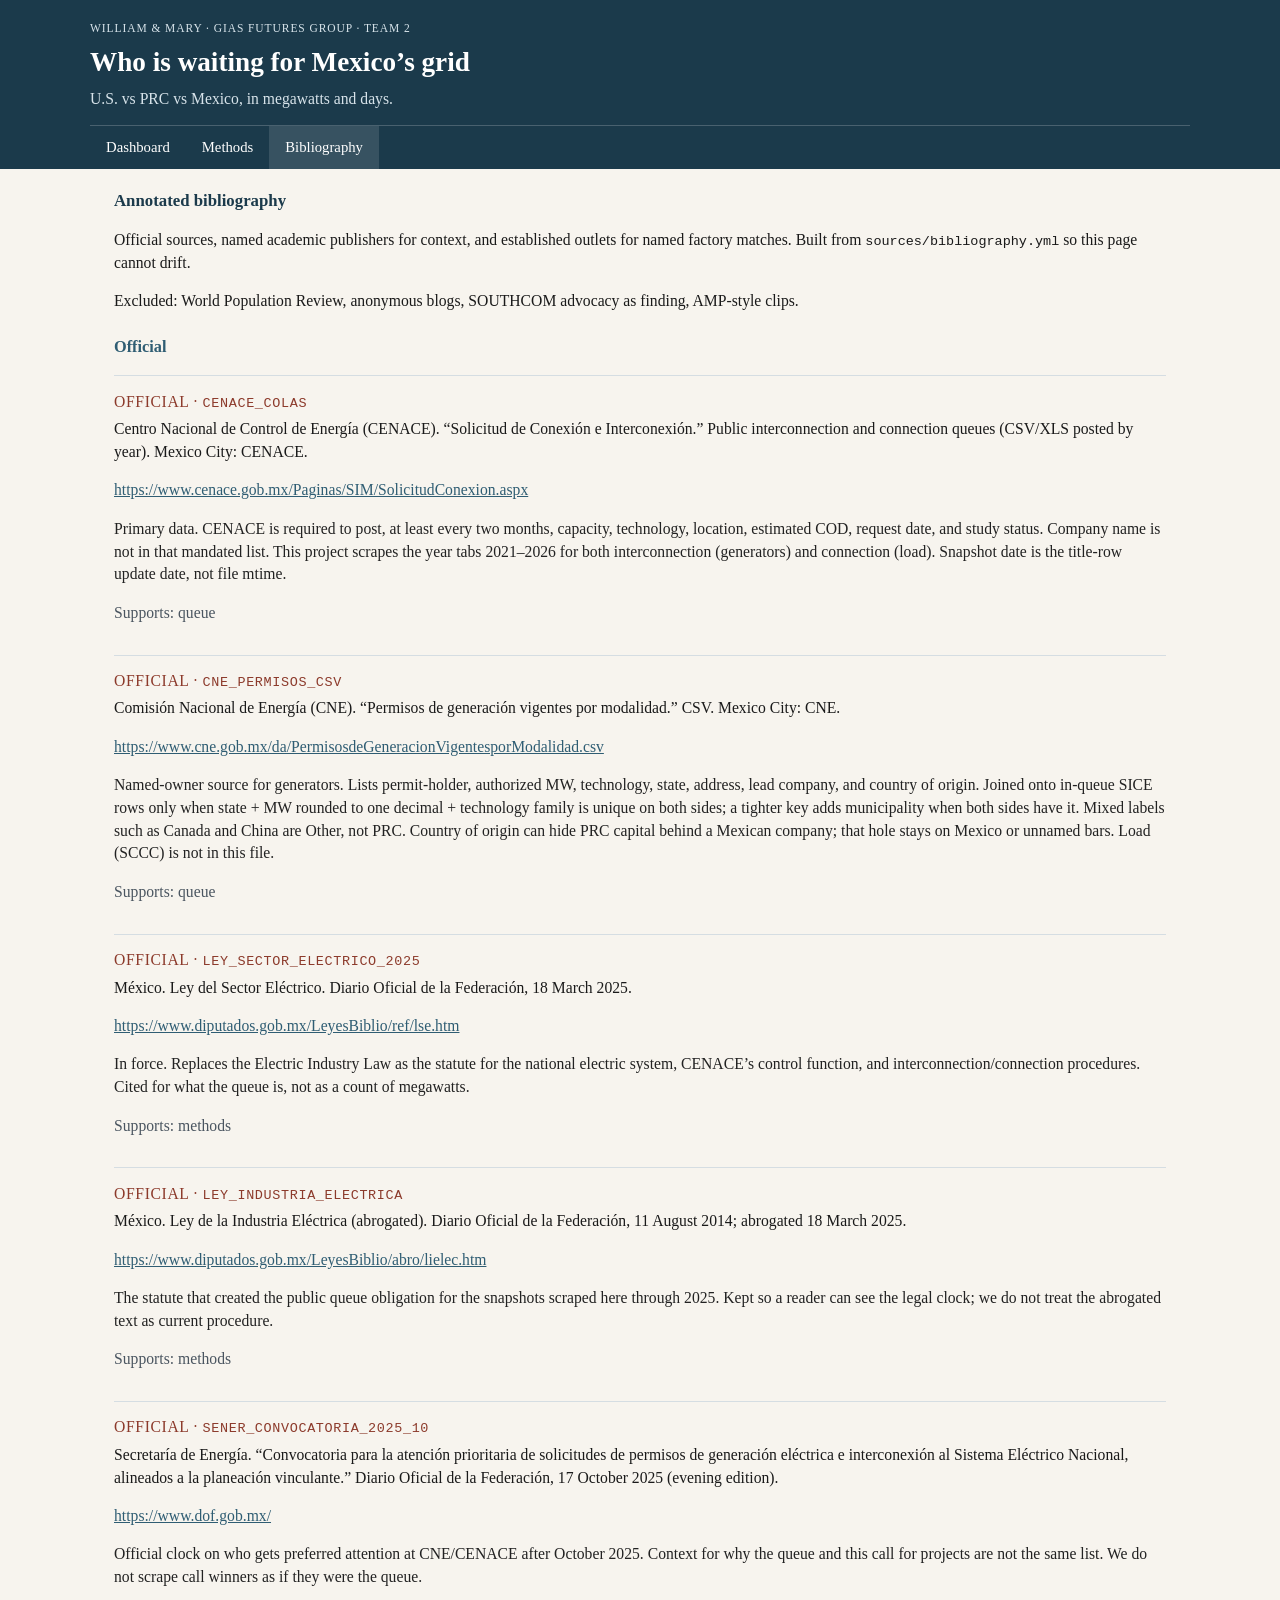
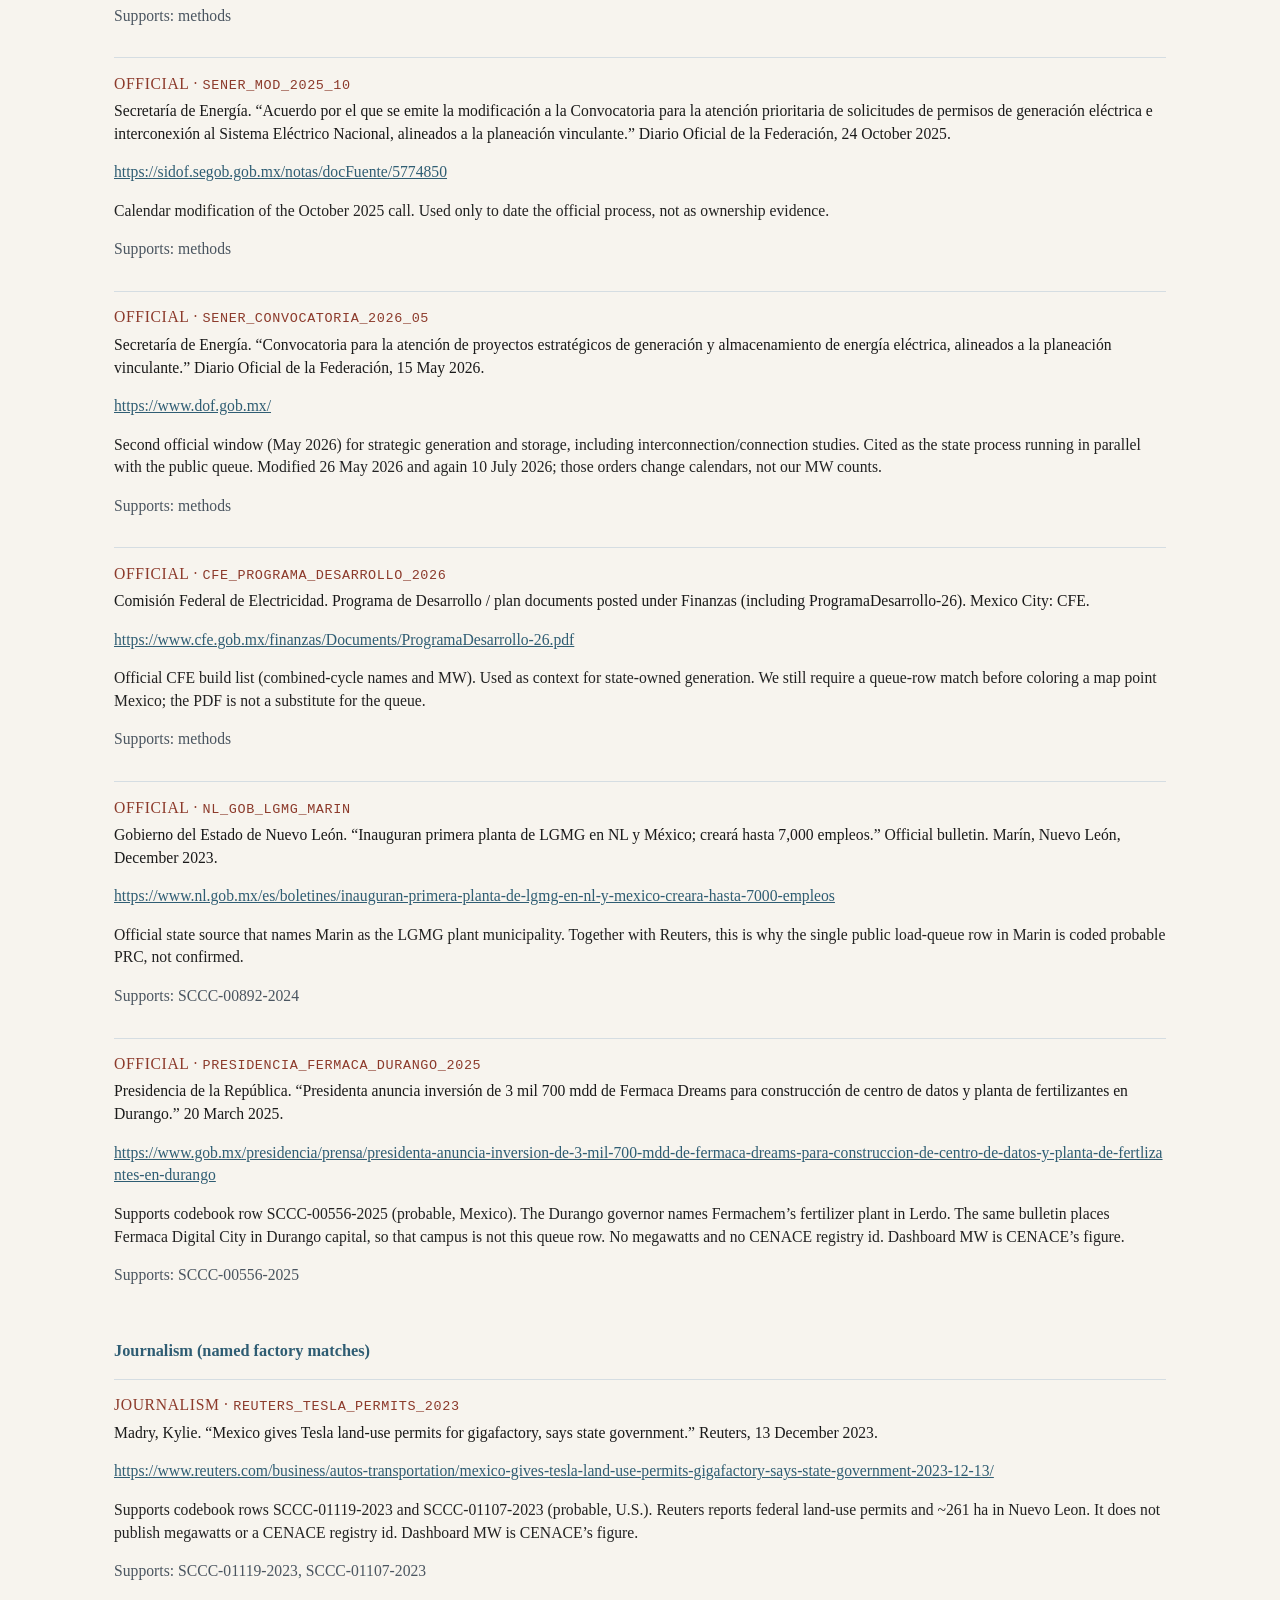
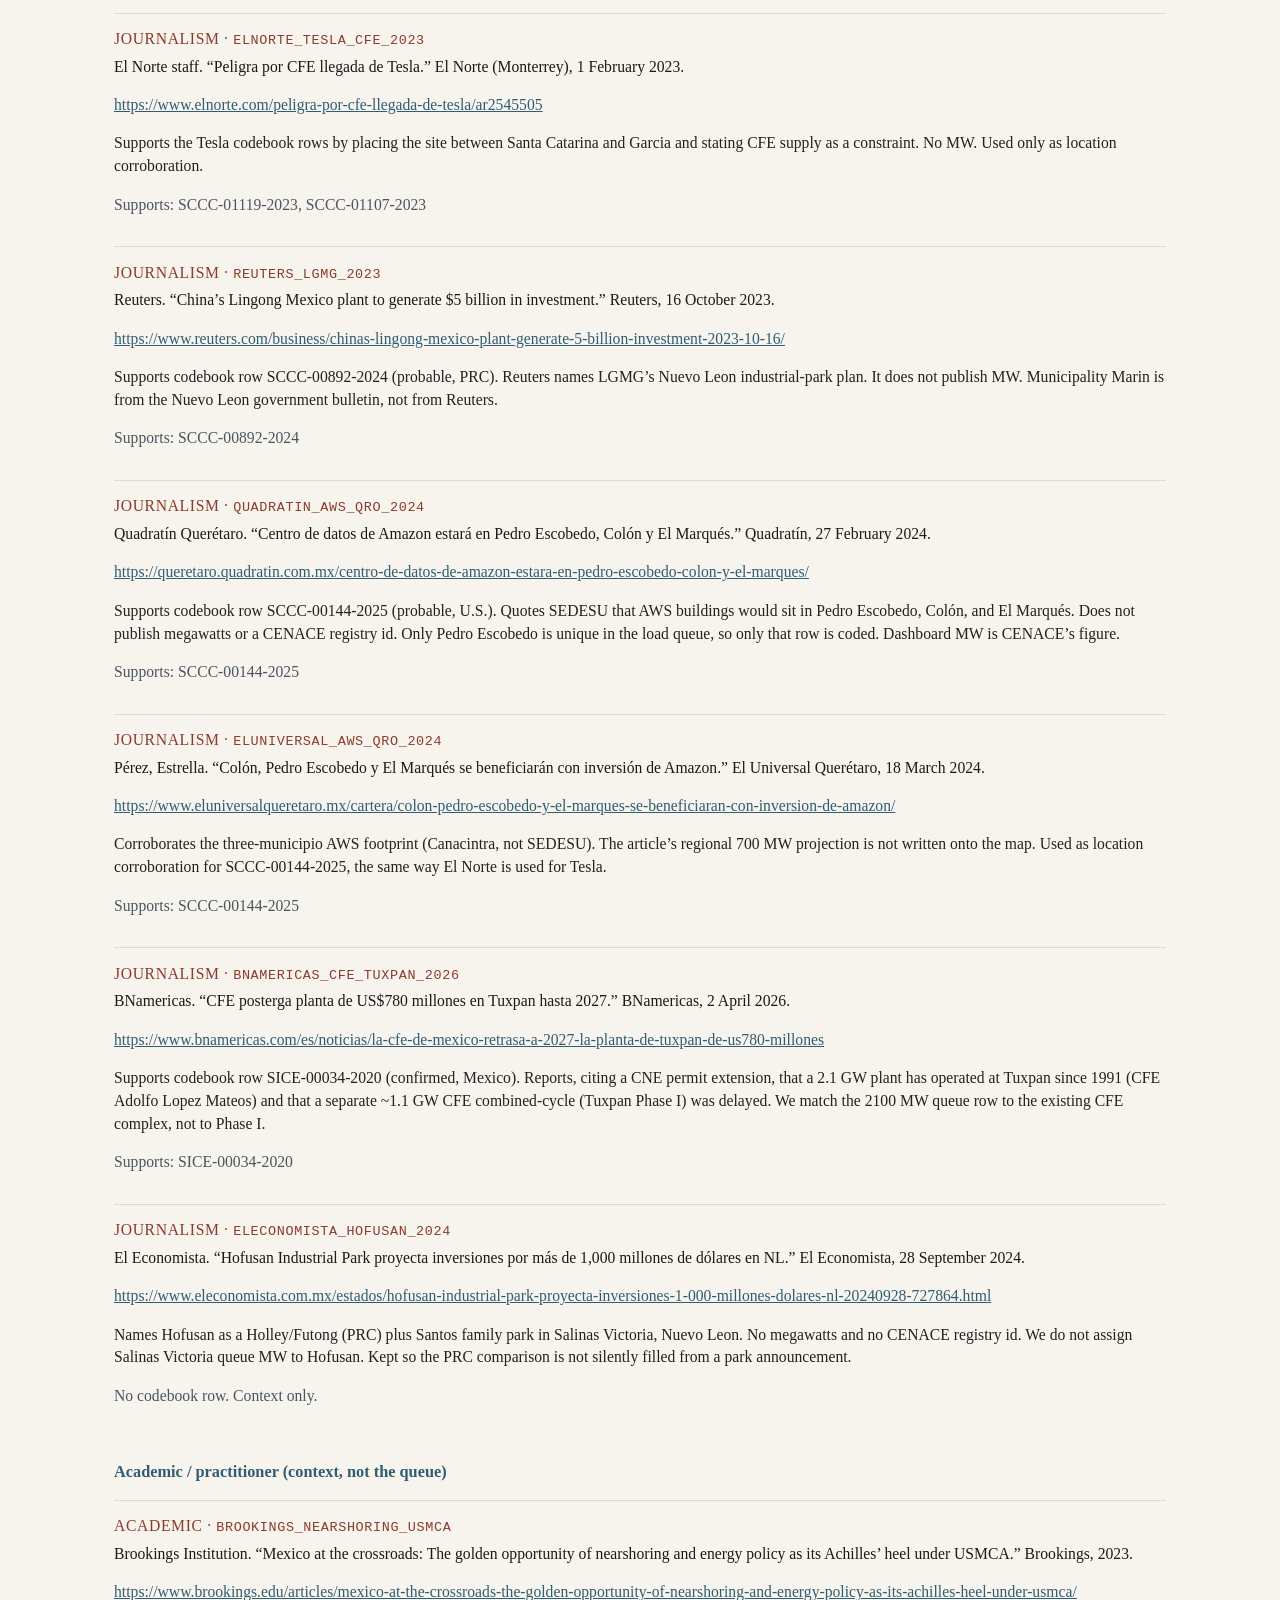
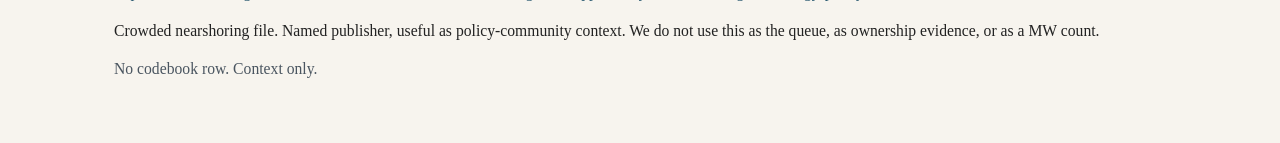
<file: docs/bibliography.html>
<!DOCTYPE html>
<html lang="en">
<head>
  <meta charset="utf-8">
  <meta name="viewport" content="width=device-width, initial-scale=1">
  <title>Bibliography · Who is waiting for Mexico’s grid</title>
  <link rel="stylesheet" href="css/site.css">
</head>
<body>

<header class="site-header">
  <div class="inner">
    <p class="kicker">William &amp; Mary · GIAS Futures Group · Team 2</p>
    <h1>Who is waiting for Mexico’s grid</h1>
    <p class="sub">U.S. vs PRC vs Mexico, in megawatts and days.</p>
    <nav>
      <a href="index.html">Dashboard</a>
      <a href="methods.html">Methods</a>
      <a href="bibliography.html" aria-current="page">Bibliography</a>
    </nav>
  </div>
</header>

<main class="page">
<h2>Annotated bibliography</h2>
<p>Official sources, named academic publishers for context, and established outlets for named factory matches. Built from <code>sources/bibliography.yml</code> so this page cannot drift.</p>
<p>Excluded: World Population Review, anonymous blogs, SOUTHCOM advocacy as finding, AMP-style clips.</p>
<h3>Official</h3>

<article class="bib-entry" id="cenace_colas">
  <p class="bib-type">official · <code>cenace_colas</code></p>
  <p class="bib-chicago">Centro Nacional de Control de Energía (CENACE). “Solicitud de Conexión e Interconexión.” Public interconnection and connection queues (CSV/XLS posted by year). Mexico City: CENACE.</p>
  <p class="bib-url"><a href="https://www.cenace.gob.mx/Paginas/SIM/SolicitudConexion.aspx" rel="noopener">https://www.cenace.gob.mx/Paginas/SIM/SolicitudConexion.aspx</a></p>
  <p class="bib-ann">Primary data. CENACE is required to post, at least every two months, capacity, technology, location, estimated COD, request date, and study status. Company name is not in that mandated list. This project scrapes the year tabs 2021–2026 for both interconnection (generators) and connection (load). Snapshot date is the title-row update date, not file mtime.</p>
  <p class="bib-supports">Supports: queue</p>
</article>


<article class="bib-entry" id="cne_permisos_csv">
  <p class="bib-type">official · <code>cne_permisos_csv</code></p>
  <p class="bib-chicago">Comisión Nacional de Energía (CNE). “Permisos de generación vigentes por modalidad.” CSV. Mexico City: CNE.</p>
  <p class="bib-url"><a href="https://www.cne.gob.mx/da/PermisosdeGeneracionVigentesporModalidad.csv" rel="noopener">https://www.cne.gob.mx/da/PermisosdeGeneracionVigentesporModalidad.csv</a></p>
  <p class="bib-ann">Named-owner source for generators. Lists permit-holder, authorized MW, technology, state, address, lead company, and country of origin. Joined onto in-queue SICE rows only when state + MW rounded to one decimal + technology family is unique on both sides; a tighter key adds municipality when both sides have it. Mixed labels such as Canada and China are Other, not PRC. Country of origin can hide PRC capital behind a Mexican company; that hole stays on Mexico or unnamed bars. Load (SCCC) is not in this file.</p>
  <p class="bib-supports">Supports: queue</p>
</article>


<article class="bib-entry" id="ley_sector_electrico_2025">
  <p class="bib-type">official · <code>ley_sector_electrico_2025</code></p>
  <p class="bib-chicago">México. Ley del Sector Eléctrico. Diario Oficial de la Federación, 18 March 2025.</p>
  <p class="bib-url"><a href="https://www.diputados.gob.mx/LeyesBiblio/ref/lse.htm" rel="noopener">https://www.diputados.gob.mx/LeyesBiblio/ref/lse.htm</a></p>
  <p class="bib-ann">In force. Replaces the Electric Industry Law as the statute for the national electric system, CENACE’s control function, and interconnection/connection procedures. Cited for what the queue is, not as a count of megawatts.</p>
  <p class="bib-supports">Supports: methods</p>
</article>


<article class="bib-entry" id="ley_industria_electrica">
  <p class="bib-type">official · <code>ley_industria_electrica</code></p>
  <p class="bib-chicago">México. Ley de la Industria Eléctrica (abrogated). Diario Oficial de la Federación, 11 August 2014; abrogated 18 March 2025.</p>
  <p class="bib-url"><a href="https://www.diputados.gob.mx/LeyesBiblio/abro/lielec.htm" rel="noopener">https://www.diputados.gob.mx/LeyesBiblio/abro/lielec.htm</a></p>
  <p class="bib-ann">The statute that created the public queue obligation for the snapshots scraped here through 2025. Kept so a reader can see the legal clock; we do not treat the abrogated text as current procedure.</p>
  <p class="bib-supports">Supports: methods</p>
</article>


<article class="bib-entry" id="sener_convocatoria_2025_10">
  <p class="bib-type">official · <code>sener_convocatoria_2025_10</code></p>
  <p class="bib-chicago">Secretaría de Energía. “Convocatoria para la atención prioritaria de solicitudes de permisos de generación eléctrica e interconexión al Sistema Eléctrico Nacional, alineados a la planeación vinculante.” Diario Oficial de la Federación, 17 October 2025 (evening edition).</p>
  <p class="bib-url"><a href="https://www.dof.gob.mx/" rel="noopener">https://www.dof.gob.mx/</a></p>
  <p class="bib-ann">Official clock on who gets preferred attention at CNE/CENACE after October 2025. Context for why the queue and this call for projects are not the same list. We do not scrape call winners as if they were the queue.</p>
  <p class="bib-supports">Supports: methods</p>
</article>


<article class="bib-entry" id="sener_mod_2025_10">
  <p class="bib-type">official · <code>sener_mod_2025_10</code></p>
  <p class="bib-chicago">Secretaría de Energía. “Acuerdo por el que se emite la modificación a la Convocatoria para la atención prioritaria de solicitudes de permisos de generación eléctrica e interconexión al Sistema Eléctrico Nacional, alineados a la planeación vinculante.” Diario Oficial de la Federación, 24 October 2025.</p>
  <p class="bib-url"><a href="https://sidof.segob.gob.mx/notas/docFuente/5774850" rel="noopener">https://sidof.segob.gob.mx/notas/docFuente/5774850</a></p>
  <p class="bib-ann">Calendar modification of the October 2025 call. Used only to date the official process, not as ownership evidence.</p>
  <p class="bib-supports">Supports: methods</p>
</article>


<article class="bib-entry" id="sener_convocatoria_2026_05">
  <p class="bib-type">official · <code>sener_convocatoria_2026_05</code></p>
  <p class="bib-chicago">Secretaría de Energía. “Convocatoria para la atención de proyectos estratégicos de generación y almacenamiento de energía eléctrica, alineados a la planeación vinculante.” Diario Oficial de la Federación, 15 May 2026.</p>
  <p class="bib-url"><a href="https://www.dof.gob.mx/" rel="noopener">https://www.dof.gob.mx/</a></p>
  <p class="bib-ann">Second official window (May 2026) for strategic generation and storage, including interconnection/connection studies. Cited as the state process running in parallel with the public queue. Modified 26 May 2026 and again 10 July 2026; those orders change calendars, not our MW counts.</p>
  <p class="bib-supports">Supports: methods</p>
</article>


<article class="bib-entry" id="cfe_programa_desarrollo_2026">
  <p class="bib-type">official · <code>cfe_programa_desarrollo_2026</code></p>
  <p class="bib-chicago">Comisión Federal de Electricidad. Programa de Desarrollo / plan documents posted under Finanzas (including ProgramaDesarrollo-26). Mexico City: CFE.</p>
  <p class="bib-url"><a href="https://www.cfe.gob.mx/finanzas/Documents/ProgramaDesarrollo-26.pdf" rel="noopener">https://www.cfe.gob.mx/finanzas/Documents/ProgramaDesarrollo-26.pdf</a></p>
  <p class="bib-ann">Official CFE build list (combined-cycle names and MW). Used as context for state-owned generation. We still require a queue-row match before coloring a map point Mexico; the PDF is not a substitute for the queue.</p>
  <p class="bib-supports">Supports: methods</p>
</article>


<article class="bib-entry" id="nl_gob_lgmg_marin">
  <p class="bib-type">official · <code>nl_gob_lgmg_marin</code></p>
  <p class="bib-chicago">Gobierno del Estado de Nuevo León. “Inauguran primera planta de LGMG en NL y México; creará hasta 7,000 empleos.” Official bulletin. Marín, Nuevo León, December 2023.</p>
  <p class="bib-url"><a href="https://www.nl.gob.mx/es/boletines/inauguran-primera-planta-de-lgmg-en-nl-y-mexico-creara-hasta-7000-empleos" rel="noopener">https://www.nl.gob.mx/es/boletines/inauguran-primera-planta-de-lgmg-en-nl-y-mexico-creara-hasta-7000-empleos</a></p>
  <p class="bib-ann">Official state source that names Marin as the LGMG plant municipality. Together with Reuters, this is why the single public load-queue row in Marin is coded probable PRC, not confirmed.</p>
  <p class="bib-supports">Supports: SCCC-00892-2024</p>
</article>


<article class="bib-entry" id="presidencia_fermaca_durango_2025">
  <p class="bib-type">official · <code>presidencia_fermaca_durango_2025</code></p>
  <p class="bib-chicago">Presidencia de la República. “Presidenta anuncia inversión de 3 mil 700 mdd de Fermaca Dreams para construcción de centro de datos y planta de fertilizantes en Durango.” 20 March 2025.</p>
  <p class="bib-url"><a href="https://www.gob.mx/presidencia/prensa/presidenta-anuncia-inversion-de-3-mil-700-mdd-de-fermaca-dreams-para-construccion-de-centro-de-datos-y-planta-de-fertlizantes-en-durango" rel="noopener">https://www.gob.mx/presidencia/prensa/presidenta-anuncia-inversion-de-3-mil-700-mdd-de-fermaca-dreams-para-construccion-de-centro-de-datos-y-planta-de-fertlizantes-en-durango</a></p>
  <p class="bib-ann">Supports codebook row SCCC-00556-2025 (probable, Mexico). The Durango governor names Fermachem’s fertilizer plant in Lerdo. The same bulletin places Fermaca Digital City in Durango capital, so that campus is not this queue row. No megawatts and no CENACE registry id. Dashboard MW is CENACE’s figure.</p>
  <p class="bib-supports">Supports: SCCC-00556-2025</p>
</article>

<h3>Journalism (named factory matches)</h3>

<article class="bib-entry" id="reuters_tesla_permits_2023">
  <p class="bib-type">journalism · <code>reuters_tesla_permits_2023</code></p>
  <p class="bib-chicago">Madry, Kylie. “Mexico gives Tesla land-use permits for gigafactory, says state government.” Reuters, 13 December 2023.</p>
  <p class="bib-url"><a href="https://www.reuters.com/business/autos-transportation/mexico-gives-tesla-land-use-permits-gigafactory-says-state-government-2023-12-13/" rel="noopener">https://www.reuters.com/business/autos-transportation/mexico-gives-tesla-land-use-permits-gigafactory-says-state-government-2023-12-13/</a></p>
  <p class="bib-ann">Supports codebook rows SCCC-01119-2023 and SCCC-01107-2023 (probable, U.S.). Reuters reports federal land-use permits and ~261 ha in Nuevo Leon. It does not publish megawatts or a CENACE registry id. Dashboard MW is CENACE’s figure.</p>
  <p class="bib-supports">Supports: SCCC-01119-2023, SCCC-01107-2023</p>
</article>


<article class="bib-entry" id="elnorte_tesla_cfe_2023">
  <p class="bib-type">journalism · <code>elnorte_tesla_cfe_2023</code></p>
  <p class="bib-chicago">El Norte staff. “Peligra por CFE llegada de Tesla.” El Norte (Monterrey), 1 February 2023.</p>
  <p class="bib-url"><a href="https://www.elnorte.com/peligra-por-cfe-llegada-de-tesla/ar2545505" rel="noopener">https://www.elnorte.com/peligra-por-cfe-llegada-de-tesla/ar2545505</a></p>
  <p class="bib-ann">Supports the Tesla codebook rows by placing the site between Santa Catarina and Garcia and stating CFE supply as a constraint. No MW. Used only as location corroboration.</p>
  <p class="bib-supports">Supports: SCCC-01119-2023, SCCC-01107-2023</p>
</article>


<article class="bib-entry" id="reuters_lgmg_2023">
  <p class="bib-type">journalism · <code>reuters_lgmg_2023</code></p>
  <p class="bib-chicago">Reuters. “China’s Lingong Mexico plant to generate $5 billion in investment.” Reuters, 16 October 2023.</p>
  <p class="bib-url"><a href="https://www.reuters.com/business/chinas-lingong-mexico-plant-generate-5-billion-investment-2023-10-16/" rel="noopener">https://www.reuters.com/business/chinas-lingong-mexico-plant-generate-5-billion-investment-2023-10-16/</a></p>
  <p class="bib-ann">Supports codebook row SCCC-00892-2024 (probable, PRC). Reuters names LGMG’s Nuevo Leon industrial-park plan. It does not publish MW. Municipality Marin is from the Nuevo Leon government bulletin, not from Reuters.</p>
  <p class="bib-supports">Supports: SCCC-00892-2024</p>
</article>


<article class="bib-entry" id="quadratin_aws_qro_2024">
  <p class="bib-type">journalism · <code>quadratin_aws_qro_2024</code></p>
  <p class="bib-chicago">Quadratín Querétaro. “Centro de datos de Amazon estará en Pedro Escobedo, Colón y El Marqués.” Quadratín, 27 February 2024.</p>
  <p class="bib-url"><a href="https://queretaro.quadratin.com.mx/centro-de-datos-de-amazon-estara-en-pedro-escobedo-colon-y-el-marques/" rel="noopener">https://queretaro.quadratin.com.mx/centro-de-datos-de-amazon-estara-en-pedro-escobedo-colon-y-el-marques/</a></p>
  <p class="bib-ann">Supports codebook row SCCC-00144-2025 (probable, U.S.). Quotes SEDESU that AWS buildings would sit in Pedro Escobedo, Colón, and El Marqués. Does not publish megawatts or a CENACE registry id. Only Pedro Escobedo is unique in the load queue, so only that row is coded. Dashboard MW is CENACE’s figure.</p>
  <p class="bib-supports">Supports: SCCC-00144-2025</p>
</article>


<article class="bib-entry" id="eluniversal_aws_qro_2024">
  <p class="bib-type">journalism · <code>eluniversal_aws_qro_2024</code></p>
  <p class="bib-chicago">Pérez, Estrella. “Colón, Pedro Escobedo y El Marqués se beneficiarán con inversión de Amazon.” El Universal Querétaro, 18 March 2024.</p>
  <p class="bib-url"><a href="https://www.eluniversalqueretaro.mx/cartera/colon-pedro-escobedo-y-el-marques-se-beneficiaran-con-inversion-de-amazon/" rel="noopener">https://www.eluniversalqueretaro.mx/cartera/colon-pedro-escobedo-y-el-marques-se-beneficiaran-con-inversion-de-amazon/</a></p>
  <p class="bib-ann">Corroborates the three-municipio AWS footprint (Canacintra, not SEDESU). The article’s regional 700 MW projection is not written onto the map. Used as location corroboration for SCCC-00144-2025, the same way El Norte is used for Tesla.</p>
  <p class="bib-supports">Supports: SCCC-00144-2025</p>
</article>


<article class="bib-entry" id="bnamericas_cfe_tuxpan_2026">
  <p class="bib-type">journalism · <code>bnamericas_cfe_tuxpan_2026</code></p>
  <p class="bib-chicago">BNamericas. “CFE posterga planta de US$780 millones en Tuxpan hasta 2027.” BNamericas, 2 April 2026.</p>
  <p class="bib-url"><a href="https://www.bnamericas.com/es/noticias/la-cfe-de-mexico-retrasa-a-2027-la-planta-de-tuxpan-de-us780-millones" rel="noopener">https://www.bnamericas.com/es/noticias/la-cfe-de-mexico-retrasa-a-2027-la-planta-de-tuxpan-de-us780-millones</a></p>
  <p class="bib-ann">Supports codebook row SICE-00034-2020 (confirmed, Mexico). Reports, citing a CNE permit extension, that a 2.1 GW plant has operated at Tuxpan since 1991 (CFE Adolfo Lopez Mateos) and that a separate ~1.1 GW CFE combined-cycle (Tuxpan Phase I) was delayed. We match the 2100 MW queue row to the existing CFE complex, not to Phase I.</p>
  <p class="bib-supports">Supports: SICE-00034-2020</p>
</article>


<article class="bib-entry" id="eleconomista_hofusan_2024">
  <p class="bib-type">journalism · <code>eleconomista_hofusan_2024</code></p>
  <p class="bib-chicago">El Economista. “Hofusan Industrial Park proyecta inversiones por más de 1,000 millones de dólares en NL.” El Economista, 28 September 2024.</p>
  <p class="bib-url"><a href="https://www.eleconomista.com.mx/estados/hofusan-industrial-park-proyecta-inversiones-1-000-millones-dolares-nl-20240928-727864.html" rel="noopener">https://www.eleconomista.com.mx/estados/hofusan-industrial-park-proyecta-inversiones-1-000-millones-dolares-nl-20240928-727864.html</a></p>
  <p class="bib-ann">Names Hofusan as a Holley/Futong (PRC) plus Santos family park in Salinas Victoria, Nuevo Leon. No megawatts and no CENACE registry id. We do not assign Salinas Victoria queue MW to Hofusan. Kept so the PRC comparison is not silently filled from a park announcement.</p>
  <p class="bib-supports">No codebook row. Context only.</p>
</article>

<h3>Academic / practitioner (context, not the queue)</h3>

<article class="bib-entry" id="brookings_nearshoring_usmca">
  <p class="bib-type">academic · <code>brookings_nearshoring_usmca</code></p>
  <p class="bib-chicago">Brookings Institution. “Mexico at the crossroads: The golden opportunity of nearshoring and energy policy as its Achilles’ heel under USMCA.” Brookings, 2023.</p>
  <p class="bib-url"><a href="https://www.brookings.edu/articles/mexico-at-the-crossroads-the-golden-opportunity-of-nearshoring-and-energy-policy-as-its-achilles-heel-under-usmca/" rel="noopener">https://www.brookings.edu/articles/mexico-at-the-crossroads-the-golden-opportunity-of-nearshoring-and-energy-policy-as-its-achilles-heel-under-usmca/</a></p>
  <p class="bib-ann">Crowded nearshoring file. Named publisher, useful as policy-community context. We do not use this as the queue, as ownership evidence, or as a MW count.</p>
  <p class="bib-supports">No codebook row. Context only.</p>
</article>

</main>

</body>
</html>
</file>
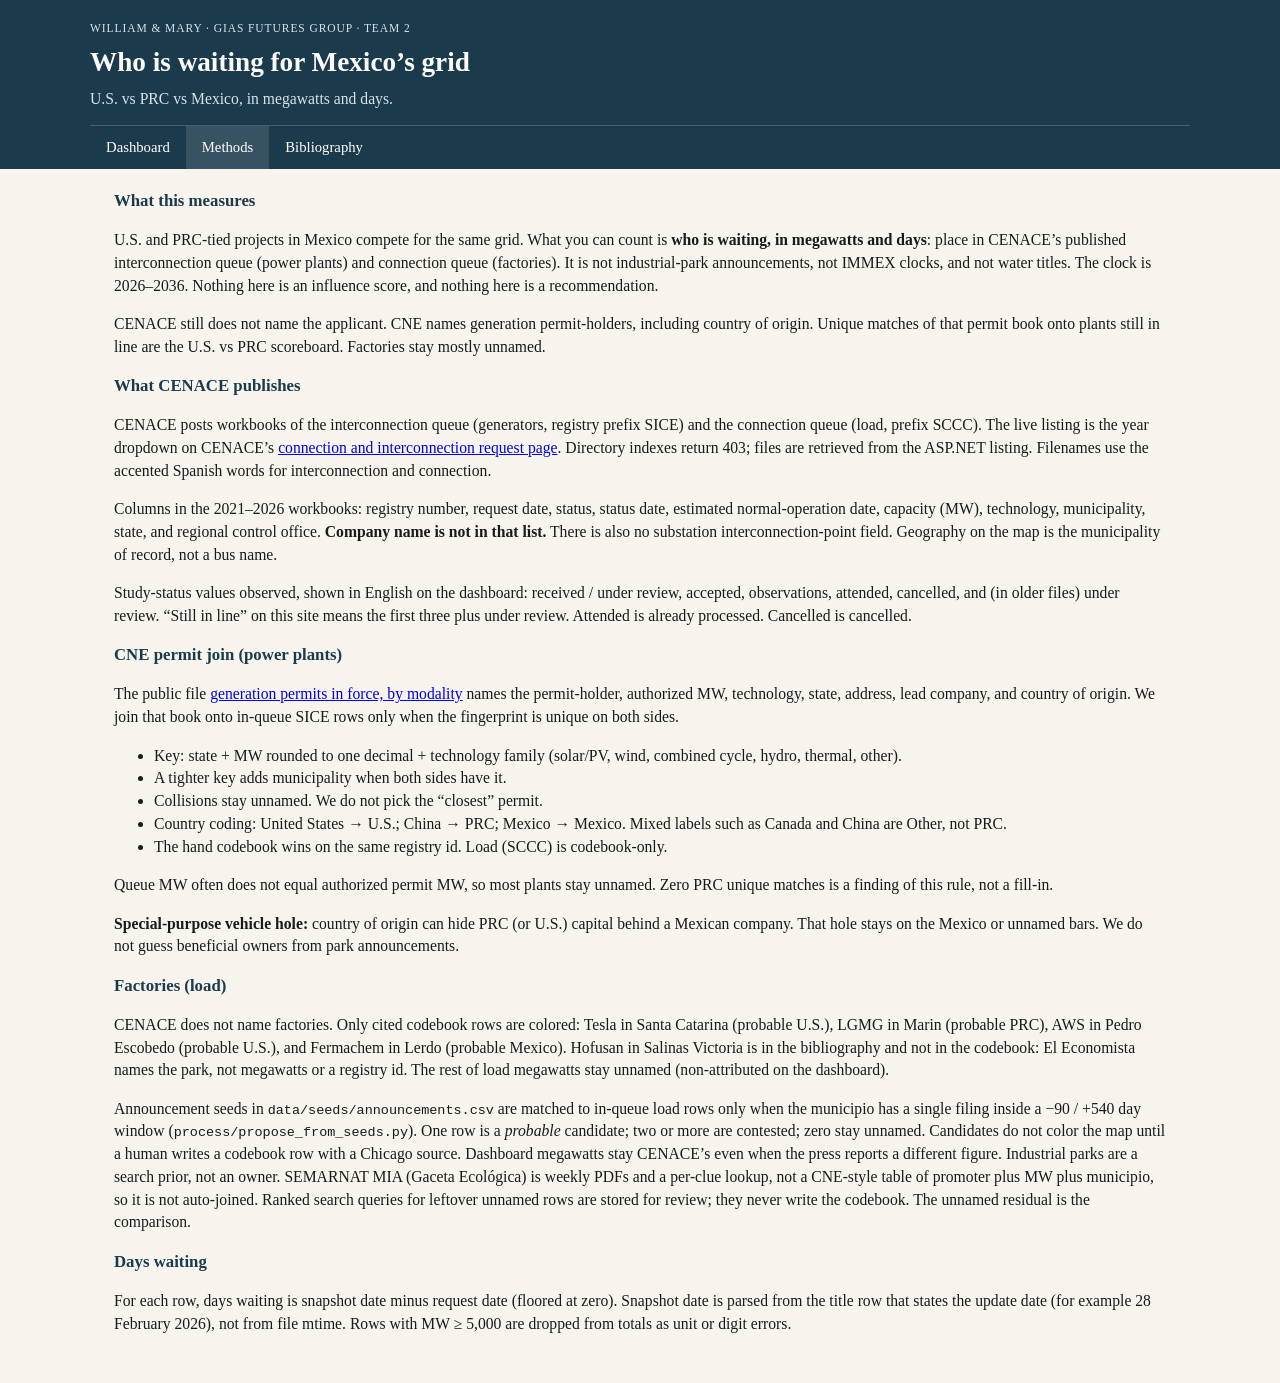
<file: docs/methods.html>
<!DOCTYPE html>
<html lang="en">
<head>
  <meta charset="utf-8">
  <meta name="viewport" content="width=device-width, initial-scale=1">
  <title>Methods · Who is waiting for Mexico’s grid</title>
  <link rel="stylesheet" href="css/site.css">
</head>
<body>
<header class="site-header">
  <div class="inner">
    <p class="kicker">William &amp; Mary · GIAS Futures Group · Team 2</p>
    <h1>Who is waiting for Mexico’s grid</h1>
    <p class="sub">U.S. vs PRC vs Mexico, in megawatts and days.</p>
    <nav>
      <a href="index.html">Dashboard</a>
      <a href="methods.html" aria-current="page">Methods</a>
      <a href="bibliography.html">Bibliography</a>
    </nav>
  </div>
</header>
<main class="page">
  <h2>What this measures</h2>
  <p>
    U.S. and PRC-tied projects in Mexico compete for the same grid. What you can count is
    <strong>who is waiting, in megawatts and days</strong>: place in CENACE’s published
    interconnection queue (power plants) and connection queue (factories). It is not
    industrial-park announcements, not IMMEX clocks, and not water titles. The clock is
    2026–2036. Nothing here is an influence score, and nothing here is a recommendation.
  </p>
  <p>
    CENACE still does not name the applicant. CNE names generation permit-holders, including
    country of origin. Unique matches of that permit book onto plants still in line
    are the U.S. vs PRC scoreboard. Factories stay mostly unnamed.
  </p>

  <h2>What CENACE publishes</h2>
  <p>
    CENACE posts workbooks of the interconnection queue (generators, registry prefix SICE)
    and the connection queue (load, prefix SCCC). The live listing is the year dropdown on
    CENACE’s
    <a href="https://www.cenace.gob.mx/Paginas/SIM/SolicitudConexion.aspx">connection and interconnection request page</a>.
    Directory indexes return 403; files are retrieved from the ASP.NET listing. Filenames
    use the accented Spanish words for interconnection and connection.
  </p>
  <p>
    Columns in the 2021–2026 workbooks: registry number, request date, status,
    status date, estimated normal-operation date, capacity (MW), technology,
    municipality, state, and regional control office.
    <strong>Company name is not in that list.</strong> There is also no substation
    interconnection-point field. Geography on the map is the municipality of record, not a bus name.
  </p>
  <p>
    Study-status values observed, shown in English on the dashboard: received / under review,
    accepted, observations, attended, cancelled, and (in older files) under review.
    “Still in line” on this site means the first three plus under review.
    Attended is already processed. Cancelled is cancelled.
  </p>

  <h2>CNE permit join (power plants)</h2>
  <p>
    The public file
    <a href="https://www.cne.gob.mx/da/PermisosdeGeneracionVigentesporModalidad.csv">generation permits in force, by modality</a>
    names the permit-holder, authorized MW, technology, state, address, lead company,
    and country of origin. We join that book onto in-queue SICE rows only when the
    fingerprint is unique on both sides.
  </p>
  <ul>
    <li>Key: state + MW rounded to one decimal + technology family (solar/PV, wind, combined cycle, hydro, thermal, other).</li>
    <li>A tighter key adds municipality when both sides have it.</li>
    <li>Collisions stay unnamed. We do not pick the “closest” permit.</li>
    <li>Country coding: United States → U.S.; China → PRC; Mexico → Mexico. Mixed labels such as Canada and China are Other, not PRC.</li>
    <li>The hand codebook wins on the same registry id. Load (SCCC) is codebook-only.</li>
  </ul>
  <p>
    Queue MW often does not equal authorized permit MW, so most plants stay unnamed.
    Zero PRC unique matches is a finding of this rule, not a fill-in.
  </p>
  <p>
    <strong>Special-purpose vehicle hole:</strong> country of origin can hide PRC
    (or U.S.) capital behind a Mexican company. That hole stays on the Mexico or unnamed
    bars. We do not guess beneficial owners from park announcements.
  </p>

  <h2>Factories (load)</h2>
  <p>
    CENACE does not name factories. Only cited codebook rows are colored: Tesla in Santa Catarina
    (probable U.S.), LGMG in Marin (probable PRC), AWS in Pedro Escobedo (probable U.S.), and
    Fermachem in Lerdo (probable Mexico). Hofusan in Salinas Victoria is in the bibliography and
    not in the codebook: El Economista names the park, not megawatts or a registry id. The rest of
    load megawatts stay unnamed (non-attributed on the dashboard).
  </p>
  <p>
    Announcement seeds in <code>data/seeds/announcements.csv</code> are matched to in-queue load
    rows only when the municipio has a single filing inside a −90 / +540 day window
    (<code>process/propose_from_seeds.py</code>). One row is a <em>probable</em> candidate; two or
    more are contested; zero stay unnamed. Candidates do not color the map until a human writes a
    codebook row with a Chicago source. Dashboard megawatts stay CENACE’s even when the press
    reports a different figure. Industrial parks are a search prior, not an owner.
    SEMARNAT MIA (Gaceta Ecológica) is weekly PDFs and a per-clue lookup, not a CNE-style
    table of promoter plus MW plus municipio, so it is not auto-joined. Ranked search
    queries for leftover unnamed rows are stored for review; they never write the codebook.
    The unnamed residual is the comparison.
  </p>

  <h2>Days waiting</h2>
  <p>
    For each row, days waiting is snapshot date minus request date (floored at zero).
    Snapshot date is parsed from the title row that states the update date
    (for example 28 February 2026), not from file mtime. Rows with MW ≥ 5,000 are dropped
    from totals as unit or digit errors.
  </p>
</main>
</body>
</html>
</file>
<file: docs/css/site.css>
:root {
  --navy: #1b3a4b;
  --rule: #2f5d73;
  --muted: #4a5560;
  --accent: #8c3a2b;
  --paper: #f7f4ee;
  --card: #ffffff;
  --line: #d5dde2;
  --us: #2f5d73;
  --prc: #8c3a2b;
  --mx: #3d6b4f;
  --other: #6b5a3e;
  --unmatched: #8a9096;
}

* { box-sizing: border-box; }
html, body { margin: 0; padding: 0; }
body {
  font-family: "Georgia", "Times New Roman", serif;
  background: var(--paper);
  color: #1a1a1a;
  line-height: 1.45;
}
.site-header {
  background: var(--navy);
  color: #fff;
  padding: 1.25rem 1.5rem 0;
}
.site-header .inner { max-width: 1100px; margin: 0 auto; }
.kicker {
  letter-spacing: 0.08em;
  text-transform: uppercase;
  font-size: 0.72rem;
  margin: 0 0 0.4rem;
  color: #d7e3ea;
}
.site-header h1 {
  font-size: 1.7rem;
  margin: 0 0 0.35rem;
  font-weight: 700;
}
.sub { margin: 0 0 0.9rem; color: #d7e3ea; font-size: 0.98rem; }
nav { display: flex; gap: 0; border-top: 1px solid rgba(255,255,255,0.2); }
nav a {
  color: #fff;
  text-decoration: none;
  padding: 0.65rem 1rem 0.7rem;
  font-size: 0.92rem;
}
nav a[aria-current="page"], nav a:hover {
  background: rgba(255,255,255,0.12);
}
.site-footer {
  max-width: 1100px;
  margin: 0 auto;
  padding: 1.5rem;
  color: var(--muted);
  font-size: 0.88rem;
}
main.dash, main.page { max-width: 1100px; margin: 0 auto; padding: 1.25rem 1.5rem 2rem; }
.caption {
  font-style: italic;
  color: var(--muted);
  margin: 0.4rem 0 1rem;
}
.controls {
  display: flex;
  flex-wrap: wrap;
  gap: 0.75rem 1.25rem;
  background: var(--card);
  border: 1px solid var(--line);
  padding: 0.85rem 1rem;
  margin-bottom: 1rem;
}
.controls label { font-size: 0.88rem; color: var(--navy); }
.controls select {
  font-family: inherit;
  margin-left: 0.35rem;
  padding: 0.2rem 0.4rem;
}
.controls label.bare select { margin-left: 0; }
.stats {
  display: grid;
  grid-template-columns: repeat(auto-fit, minmax(160px, 1fr));
  gap: 0.75rem;
  margin-bottom: 1rem;
}
.stat {
  background: var(--card);
  border: 1px solid var(--line);
  padding: 0.7rem 0.85rem;
}
.stat b { display: block; font-size: 1.25rem; color: var(--navy); }
.stat span { font-size: 0.8rem; color: var(--muted); }
.layout {
  display: grid;
  grid-template-columns: 1.15fr 0.85fr;
  gap: 1rem;
}
@media (max-width: 860px) {
  .layout { grid-template-columns: 1fr; }
}
#map {
  height: 480px;
  border: 1px solid var(--line);
  background: #dde4e8;
}
#map:fullscreen,
#map:-webkit-full-screen {
  width: 100%;
  height: 100%;
  border: 0;
  border-radius: 0;
}
#map.map-windowed-full {
  position: fixed;
  inset: 0;
  z-index: 4000;
  width: 100vw;
  height: 100vh;
  border: 0;
}
.leaflet-bar a.map-fs-btn {
  display: flex;
  align-items: center;
  justify-content: center;
  width: 30px;
  height: 30px;
  line-height: 1;
  color: #1b3a4b;
  background: #fff;
}
.leaflet-bar a.map-fs-btn svg {
  width: 16px;
  height: 16px;
  fill: none;
  stroke: currentColor;
  stroke-width: 2;
  stroke-linecap: square;
  stroke-linejoin: miter;
}
.panel {
  background: var(--card);
  border: 1px solid var(--line);
  padding: 0.75rem 0.9rem 1rem;
}
.panel h2, .page h2 {
  font-size: 1.05rem;
  color: var(--navy);
  margin: 0 0 0.6rem;
}
.panel canvas { max-height: 220px; }
.legend { font-size: 0.8rem; color: var(--muted); margin-top: 0.5rem; }
.swatch { display: inline-block; width: 0.7rem; height: 0.7rem; margin-right: 0.25rem; vertical-align: middle; }
.note {
  font-size: 0.88rem;
  color: var(--muted);
  margin-top: 1rem;
}
.page h3 { color: var(--rule); font-size: 1.02rem; margin-top: 1.4rem; }
.page p, .page li { font-size: 0.98rem; }
.bib-entry {
  border-top: 1px solid var(--line);
  padding: 0.9rem 0;
}
.bib-type { font-size: 0.75rem; letter-spacing: 0.04em; text-transform: uppercase; color: var(--accent); margin: 0 0 0.3rem; }
.bib-chicago { margin: 0 0 0.4rem; }
.bib-url { font-size: 0.85rem; word-break: break-all; }
.bib-url a { color: var(--rule); }
.bib-ann { color: #222; }
.bib-supports { font-size: 0.85rem; color: var(--muted); }
code { font-size: 0.86em; }
#charts-time { display: none; }
.scoreboard {
  background: var(--card);
  border: 1px solid var(--line);
  padding: 0.9rem 1rem 1rem;
  margin-bottom: 0.85rem;
}
.scoreboard h2 {
  font-size: 1.08rem;
  color: var(--navy);
  margin: 0 0 0.35rem;
}
.score-note {
  font-size: 0.86rem;
  color: var(--muted);
  margin: 0 0 0.75rem;
}
.score-row {
  display: grid;
  grid-template-columns: repeat(auto-fit, minmax(140px, 1fr));
  gap: 0.55rem;
}
.scoreboard-small .score { padding: 0.45rem 0.55rem; }
.scoreboard-small .score b { font-size: 1.15rem; }
.score {
  border: 1px solid var(--line);
  padding: 0.65rem 0.7rem;
  background: #fbfaf7;
}
.score b { display: block; font-size: 1.45rem; line-height: 1.15; }
.score span { display: block; font-size: 0.82rem; color: var(--muted); margin-top: 0.15rem; }
.score small { display: block; font-size: 0.75rem; color: var(--muted); }
.score.us { border-top: 4px solid var(--us); }
.score.prc { border-top: 4px solid var(--prc); }
.score.mexico { border-top: 4px solid var(--mx); }
.score.other { border-top: 4px solid var(--other); }
.score.unmatched { border-top: 4px solid var(--unmatched); }
@media (max-width: 860px) {
  .score-row { grid-template-columns: repeat(2, minmax(0, 1fr)); }
}
</file>
